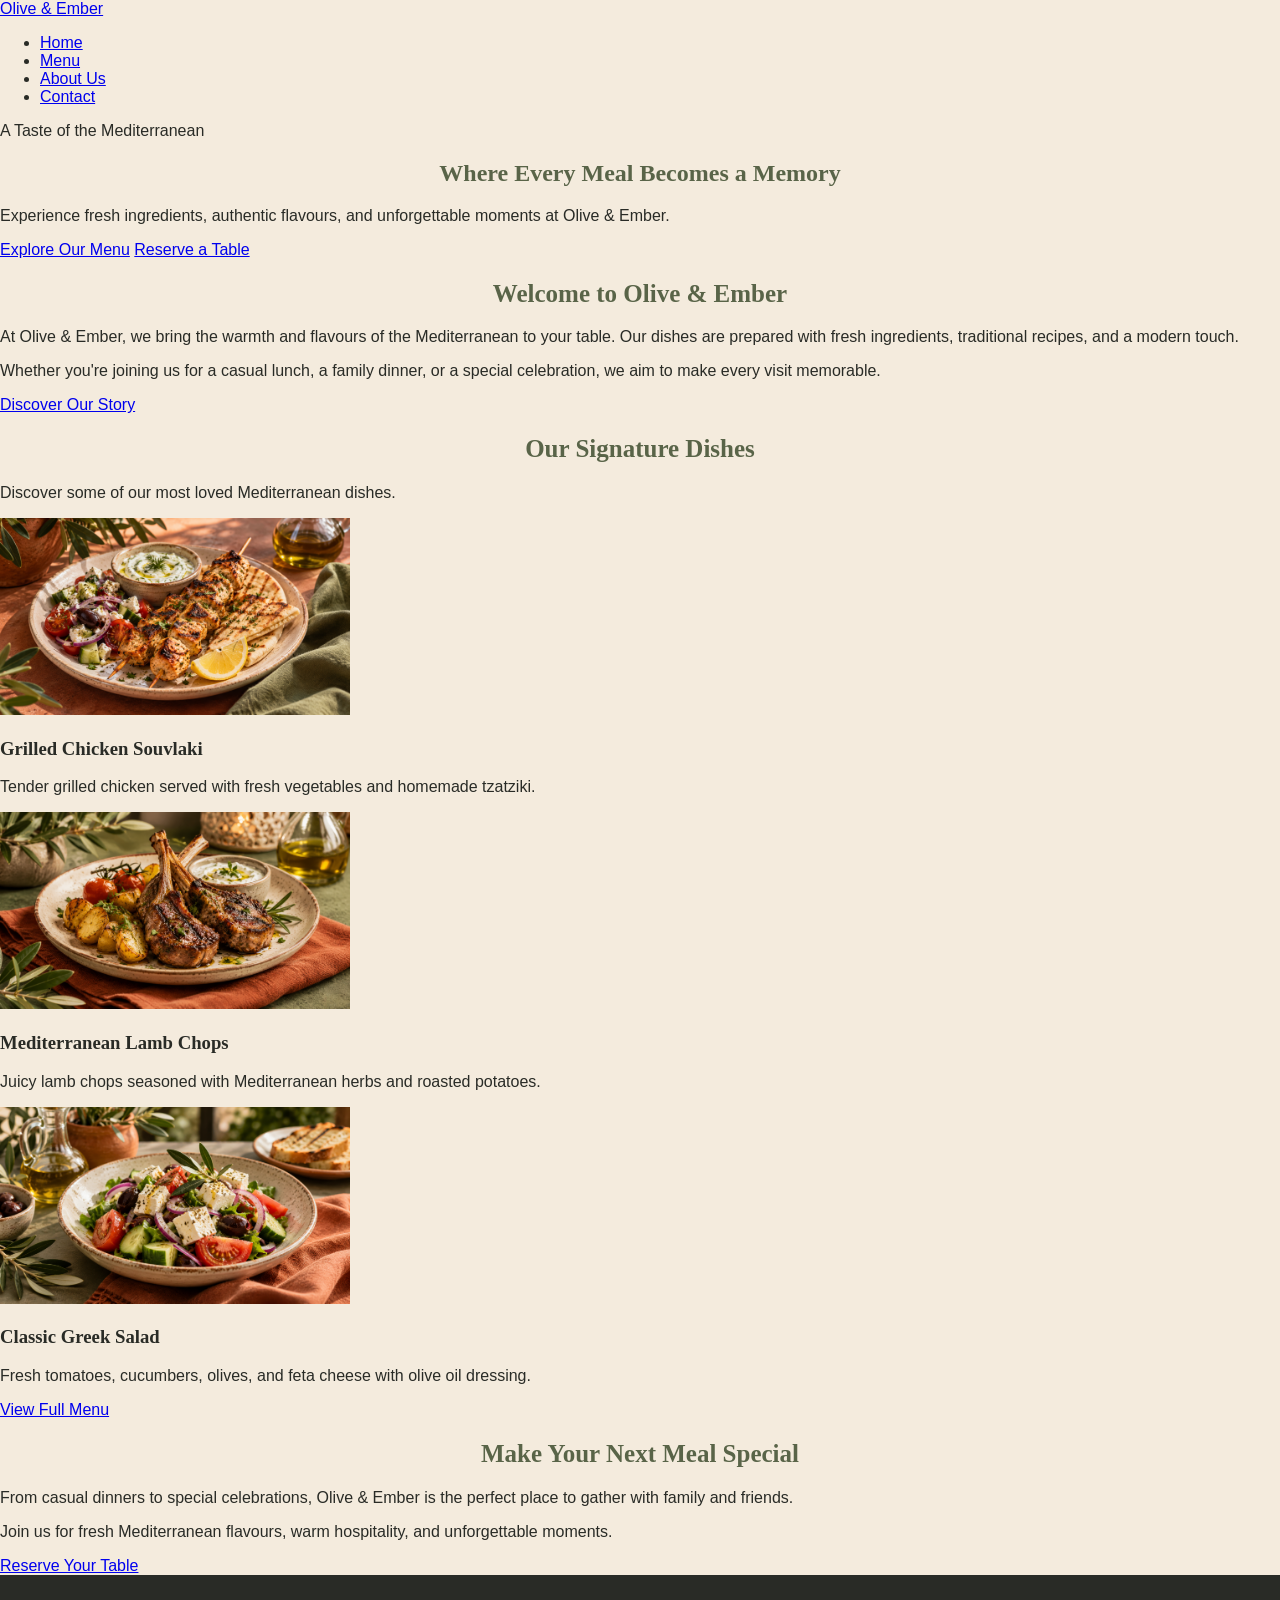
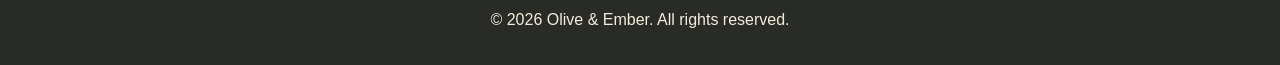
<file: index.html>
<!DOCTYPE html>
<html lang="en">
<head>
    <meta charset="UTF-8">
    <meta name="viewport" content="width=device-width, initial-scale=1.0">
    <title>Olive & Ember | Home</title>
    <link rel="stylesheet" href="css/style.css">
</head>
<body>
<header>
    <nav aria-label="Main navigation">
        <a href="index.html" class="logo">Olive & Ember</a>

        <ul>
            <li><a href="index.html">Home</a></li>
            <li><a href="menu.html">Menu</a></li>
            <li><a href="about.html">About Us</a></li>
            <li><a href="contact.html">Contact</a></li>
        </ul>
    </nav>
</header>

<main>


    <section class="hero">

        <div class="hero-content">
            <p class="hero-subtitle">A Taste of the Mediterranean</p>

            <h1>Where Every Meal
                Becomes a Memory
            </h1>

            <p class="hero-description">
                Experience fresh ingredients, authentic flavours,
                and unforgettable moments at Olive & Ember.
            </p>

            <div class="hero-buttons">
                <a href="menu.html" class="btn">Explore Our Menu</a>

                <a href="contact.html" class="btn btn-outline">
                    Reserve a Table
                </a>
            </div>
        </div>

    </section>

    <section class="introduction">
        <h2>Welcome to Olive & Ember</h2>

        <p>
            At Olive & Ember, we bring the warmth and flavours
            of the Mediterranean to your table. Our dishes are
            prepared with fresh ingredients, traditional recipes,
            and a modern touch.
        </p>

        <p>
            Whether you're joining us for a casual lunch,
            a family dinner, or a special celebration,
            we aim to make every visit memorable.
        </p>

        <a href="about.html">Discover Our Story</a>
    </section>

    <section class="featured-dishes">
        <h2>Our Signature Dishes</h2>

        <p>
            Discover some of our most loved Mediterranean dishes.
        </p>

        <div class="dishes-container">

            <article class="dish-card">
                <img src="images/souvlaki.jpg"
                    alt="Grilled chicken souvlaki with vegetables"
                    width="350">

            <h3>Grilled Chicken Souvlaki</h3>

            <p>
                Tender grilled chicken served with fresh
                vegetables and homemade tzatziki.
            </p>
        </article>

        <article class="dish-card">
            <img src="images/lamb.jpg"
                 alt="Mediterranean lamb chops with potatoes"
                 width="350">

            <h3>Mediterranean Lamb Chops</h3>

            <p>
                Juicy lamb chops seasoned with Mediterranean
                herbs and roasted potatoes.
            </p>
        </article>

        <article class="dish-card">
            <img src="images/salad.jpg"
                 alt="Greek salad with feta cheese and olives"
                 width="350">

            <h3>Classic Greek Salad</h3>

            <p>
                Fresh tomatoes, cucumbers, olives,
                and feta cheese with olive oil dressing.
            </p>
        </article>

    </div>

        <a href="menu.html">View Full Menu</a>

    </section>

    <section class="reservation">
        <h2>Make Your Next Meal Special</h2>

        <p>
            From casual dinners to special celebrations,
            Olive & Ember is the perfect place to gather
            with family and friends.
        </p>

        <p>
            Join us for fresh Mediterranean flavours,
            warm hospitality, and unforgettable moments.
        </p>

        <a href="contact.html">Reserve Your Table</a>
        
    </section>

</main>

<footer>
    <p>&copy; 2026 Olive & Ember. All rights reserved.</p>
</footer>
</body>
</html>
</file>
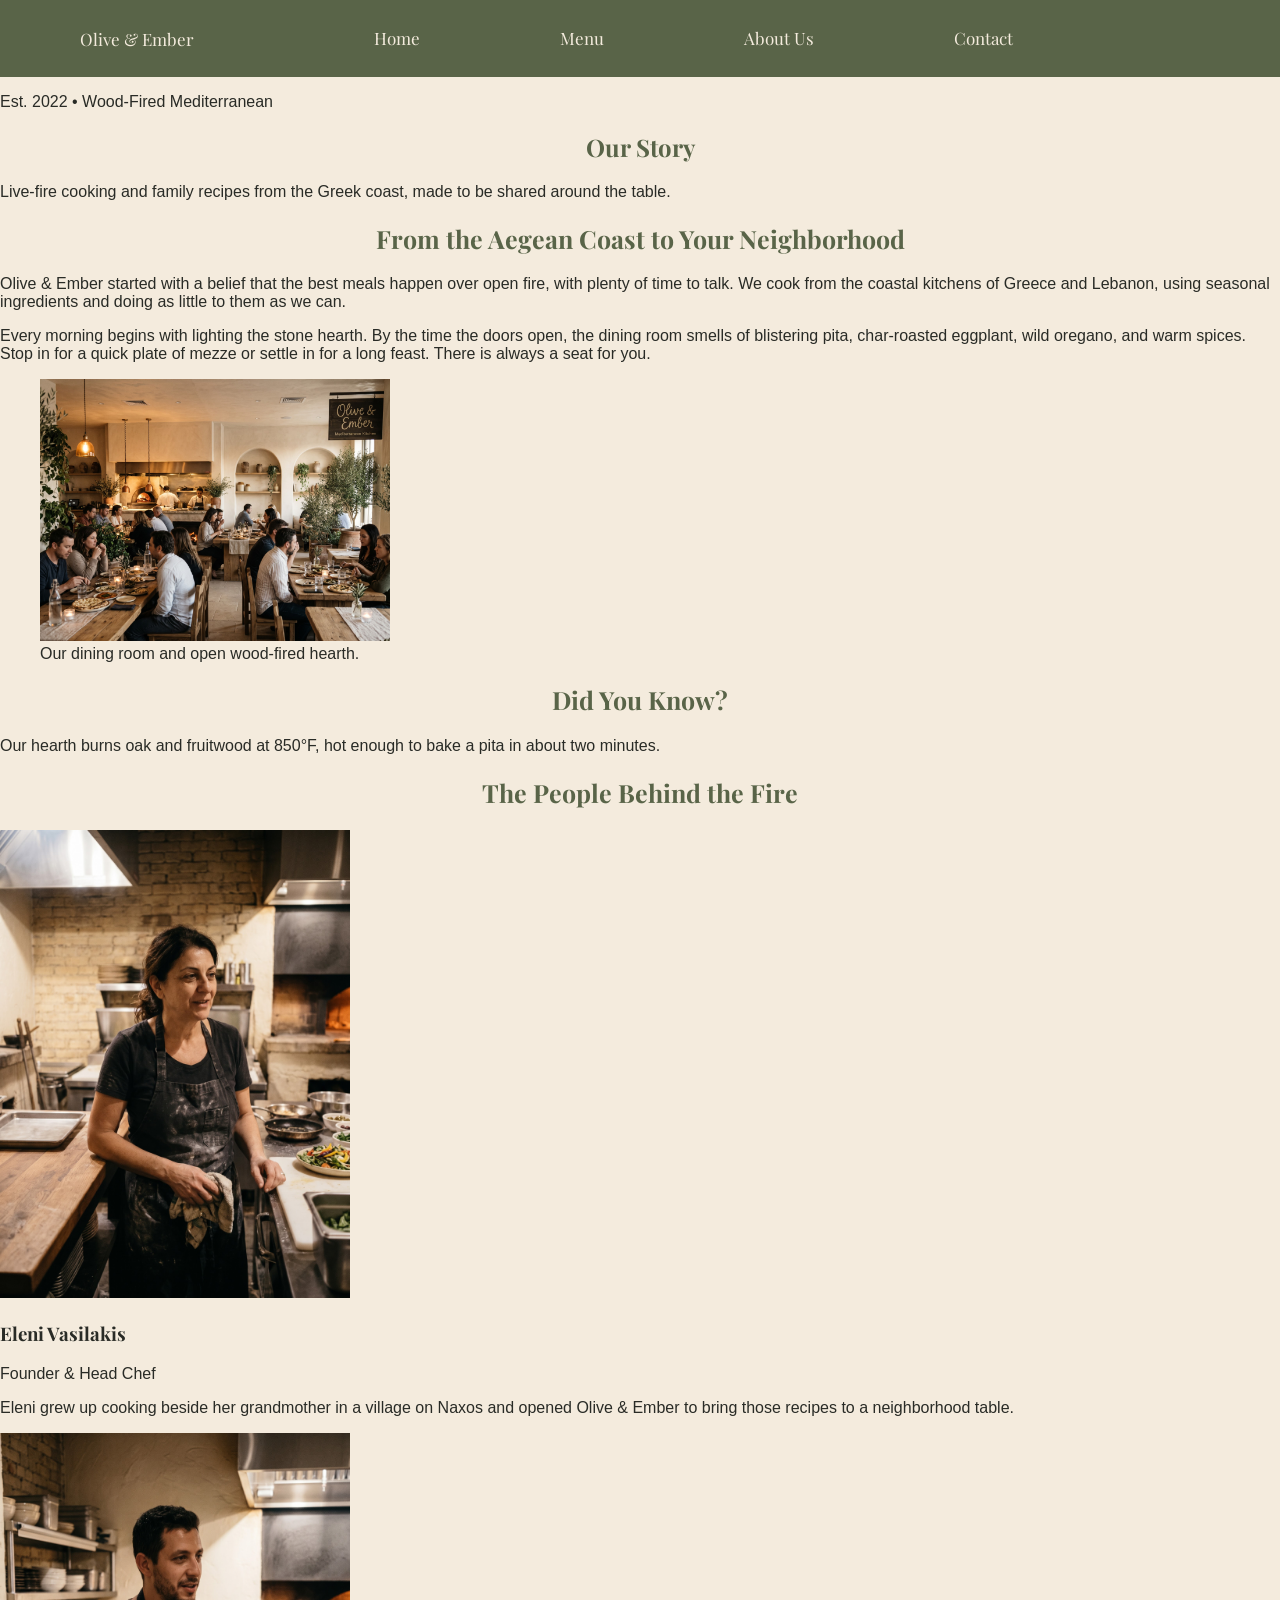
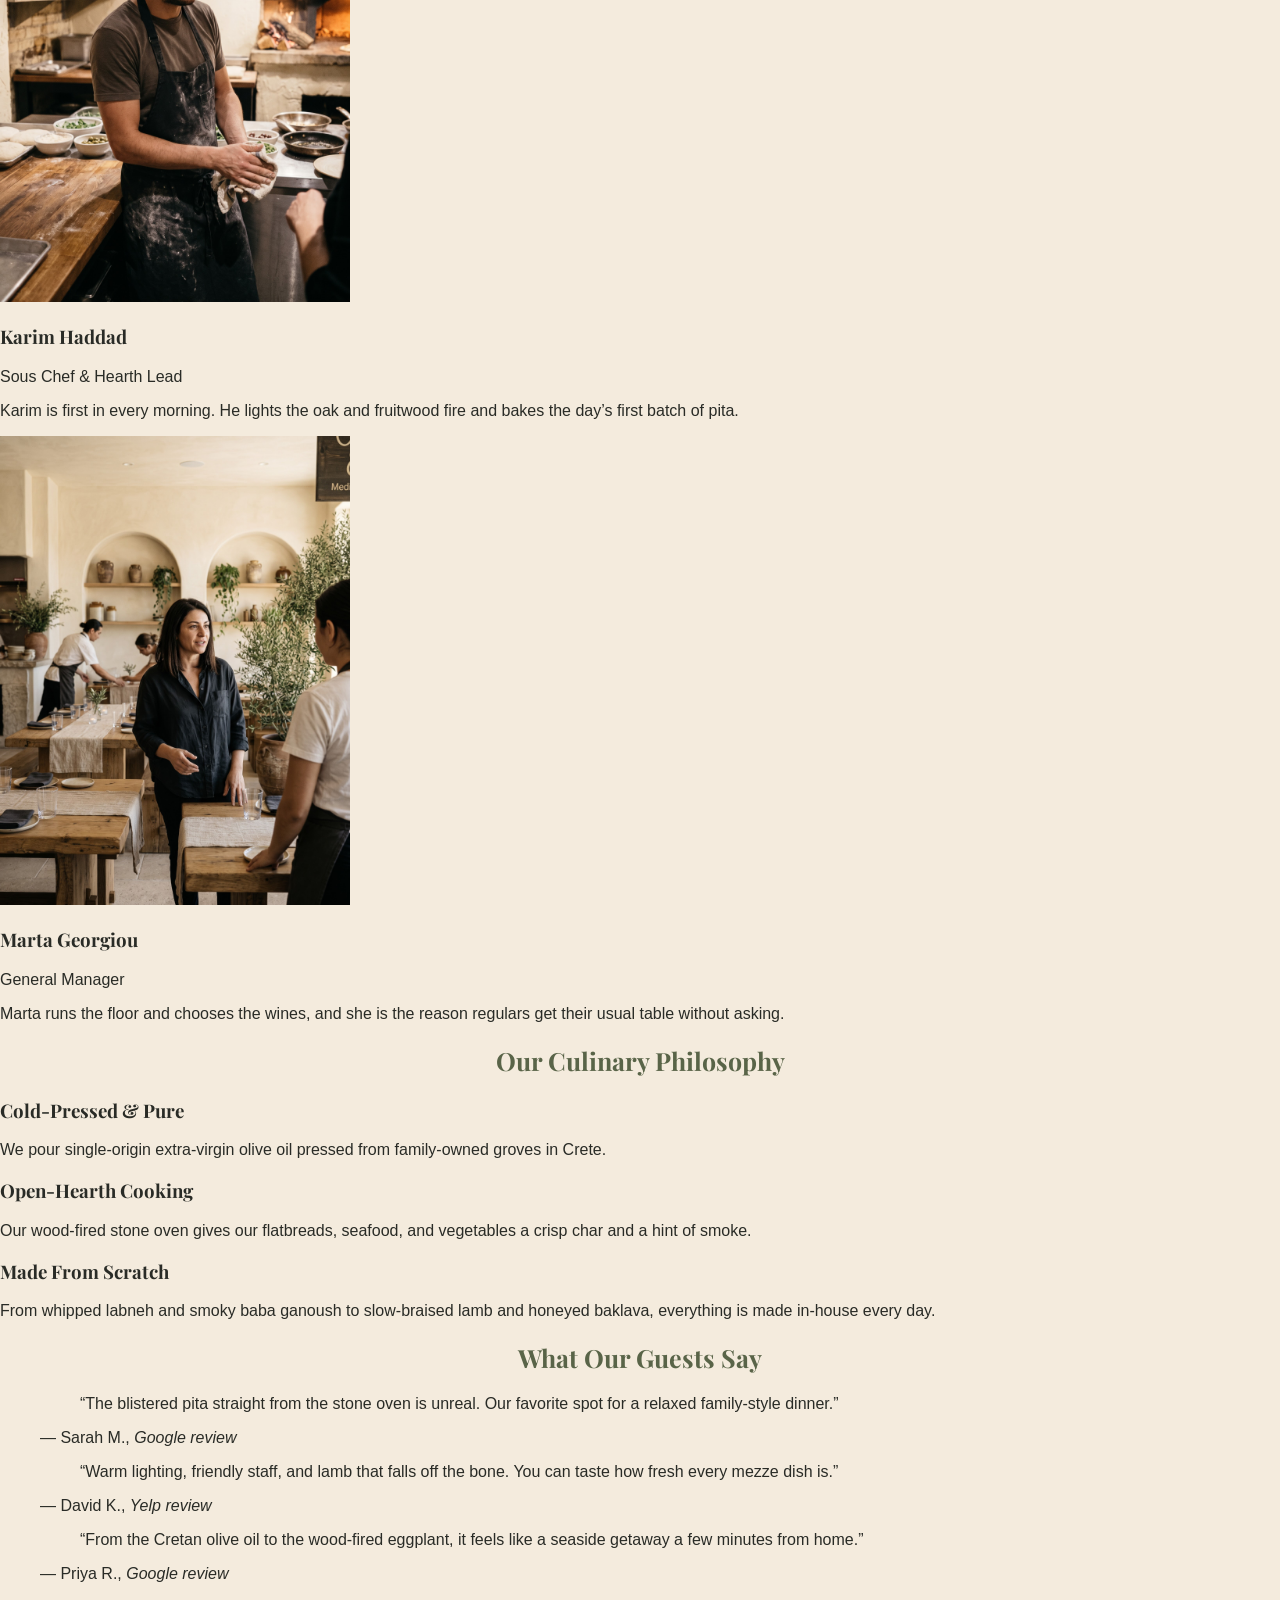
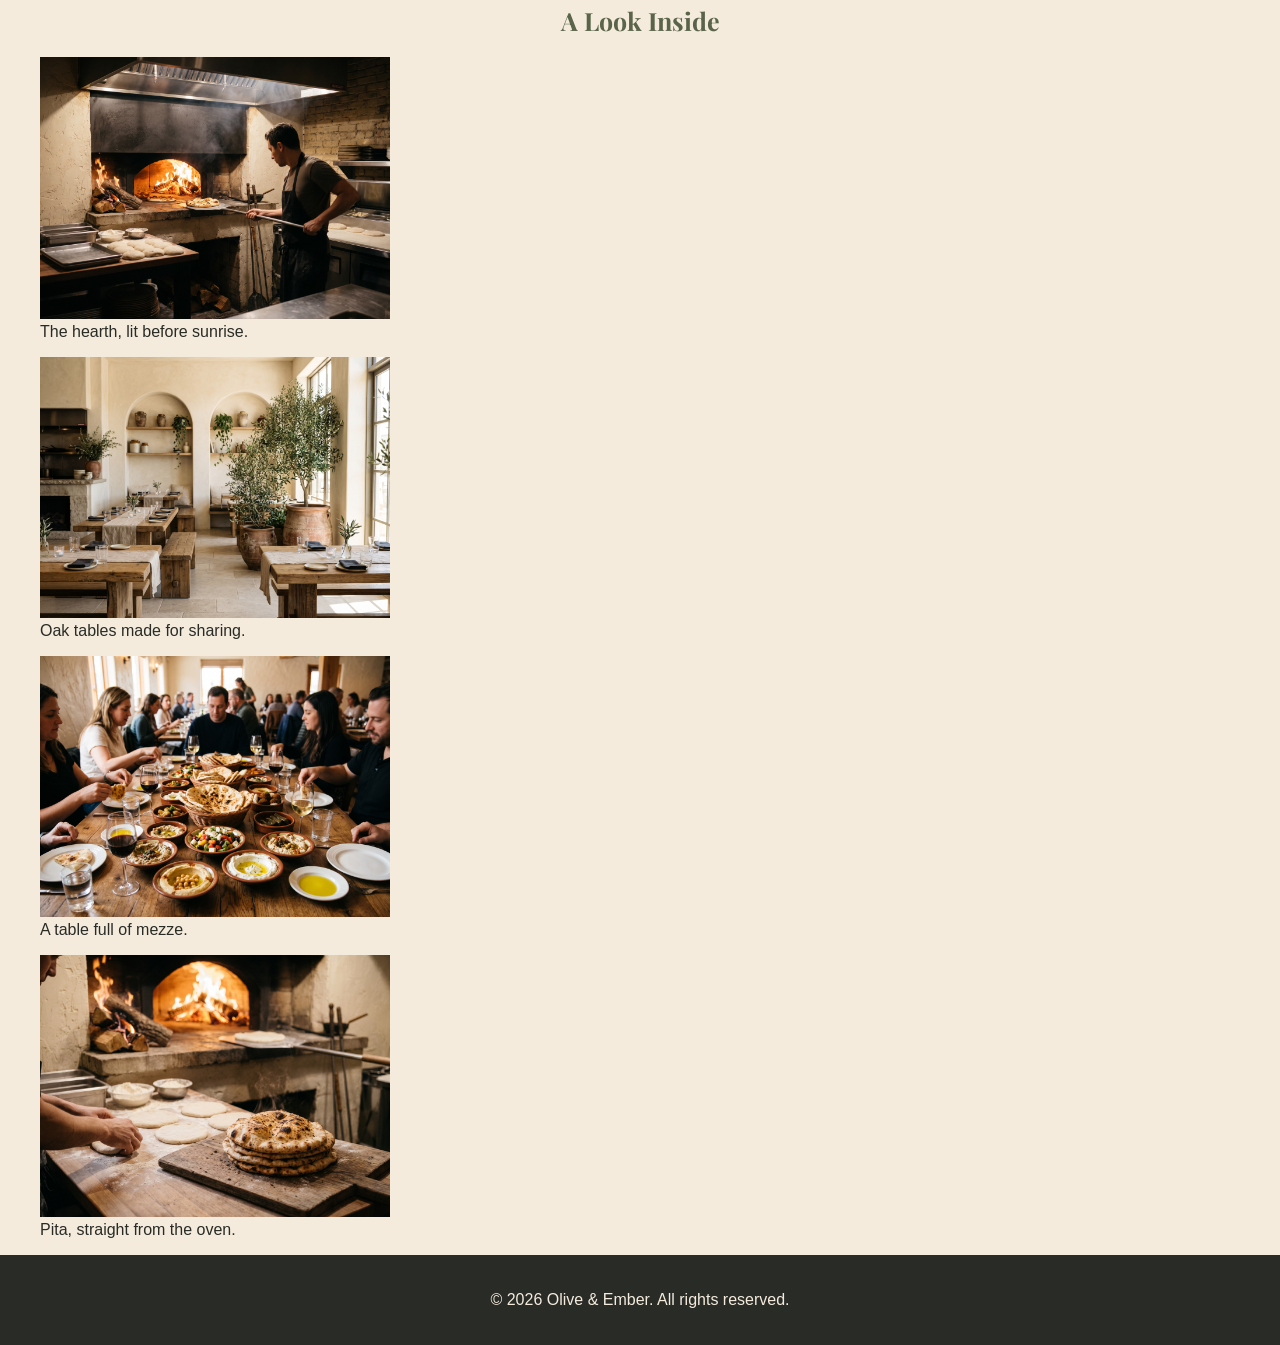
<file: about.html>
<!DOCTYPE html>
<html lang="en">
<head>
    <meta charset="UTF-8">
    <meta name="viewport" content="width=device-width, initial-scale=1.0">
    <title>Olive & Ember | About Us</title>
    <link rel="preconnect" href="https://fonts.googleapis.com">
    <link rel="preconnect" href="https://fonts.gstatic.com" crossorigin>
    <link href="https://fonts.googleapis.com/css2?family=Playfair+Display:wght@400;600;700&family=Poppins:wght@400;500;600&display=swap" rel="stylesheet">
    <link rel="stylesheet" href="css/style.css">
</head>
<body>

    <header>
        <nav class="site-nav">
            <a href="index.html" class="logo">Olive & Ember</a>

            <ul class="nav-links">
                <li><a href="index.html">Home</a></li>
                <li><a href="menu.html">Menu</a></li>
                <li><a href="about.html">About Us</a></li>
                <li><a href="contact.html">Contact</a></li>
            </ul>
        </nav>
    </header>

    <main>
        <section id="about" class="about-section">
            <div class="about-container">

                <header class="about-header">
                    <p class="about-eyebrow">Est. <time datetime="2022">2022</time> • Wood-Fired Mediterranean</p>
                    <h1>Our Story</h1>
                    <p class="about-tagline">Live-fire cooking and family recipes from the Greek coast, made to be shared around the table.</p>
                </header>

                <section id="about-story" class="about-story">
                    <div class="about-story-text">
                        <h2>From the Aegean Coast to Your Neighborhood</h2>
                        <p>Olive & Ember started with a belief that the best meals happen over open fire, with plenty of time to talk. We cook from the coastal kitchens of Greece and Lebanon, using seasonal ingredients and doing as little to them as we can.</p>
                        <p>Every morning begins with lighting the stone hearth. By the time the doors open, the dining room smells of blistering pita, char-roasted eggplant, wild oregano, and warm spices. Stop in for a quick plate of mezze or settle in for a long feast. There is always a seat for you.</p>
                    </div>

                    <figure class="about-story-media">
                        <img src="images/dining-room.jpg" alt="Sunlit dining room with arched alcoves, oak tables, and an open wood-fired hearth" width="350">
                        <figcaption>Our dining room and open wood-fired hearth.</figcaption>
                    </figure>
                </section>

                <aside class="about-aside">
                    <h2>Did You Know?</h2>
                    <p>Our hearth burns oak and fruitwood at 850°F, hot enough to bake a pita in about two minutes.</p>
                </aside>

                <section id="about-team" class="about-team">
                    <h2>The People Behind the Fire</h2>

                    <div class="about-team-grid">
                        <article class="about-team-card">
                            <img src="images/Eleni.jpg" alt="Eleni Vasilakis, Founder and Head Chef" width="350">
                            <h3>Eleni Vasilakis</h3>
                            <p class="about-team-role">Founder & Head Chef</p>
                            <p>Eleni grew up cooking beside her grandmother in a village on Naxos and opened Olive & Ember to bring those recipes to a neighborhood table.</p>
                        </article>

                        <article class="about-team-card">
                            <img src="images/Karim.jpg" alt="Karim Haddad, Sous Chef and Hearth Lead" width="350">
                            <h3>Karim Haddad</h3>
                            <p class="about-team-role">Sous Chef & Hearth Lead</p>
                            <p>Karim is first in every morning. He lights the oak and fruitwood fire and bakes the day’s first batch of pita.</p>
                        </article>

                        <article class="about-team-card">
                            <img src="images/Marta.jpg" alt="Marta Georgiou, General Manager" width="350">
                            <h3>Marta Georgiou</h3>
                            <p class="about-team-role">General Manager</p>
                            <p>Marta runs the floor and chooses the wines, and she is the reason regulars get their usual table without asking.</p>
                        </article>
                    </div>
                </section>

                <section id="about-values" class="about-values">
                    <h2>Our Culinary Philosophy</h2>

                    <div class="about-values-grid">
                        <article class="about-value-card">
                            <h3>Cold-Pressed & Pure</h3>
                            <p>We pour single-origin extra-virgin olive oil pressed from family-owned groves in Crete.</p>
                        </article>

                        <article class="about-value-card">
                            <h3>Open-Hearth Cooking</h3>
                            <p>Our wood-fired stone oven gives our flatbreads, seafood, and vegetables a crisp char and a hint of smoke.</p>
                        </article>

                        <article class="about-value-card">
                            <h3>Made From Scratch</h3>
                            <p>From whipped labneh and smoky baba ganoush to slow-braised lamb and honeyed baklava, everything is made in-house every day.</p>
                        </article>
                    </div>
                </section>

                <section id="about-reviews" class="about-reviews">
                    <h2>What Our Guests Say</h2>

                    <div class="about-reviews-grid">
                        <figure class="about-review-card">
                            <blockquote>
                                <p>“The blistered pita straight from the stone oven is unreal. Our favorite spot for a relaxed family-style dinner.”</p>
                            </blockquote>
                            <figcaption>— Sarah M., <cite>Google review</cite></figcaption>
                        </figure>

                        <figure class="about-review-card">
                            <blockquote>
                                <p>“Warm lighting, friendly staff, and lamb that falls off the bone. You can taste how fresh every mezze dish is.”</p>
                            </blockquote>
                            <figcaption>— David K., <cite>Yelp review</cite></figcaption>
                        </figure>

                        <figure class="about-review-card">
                            <blockquote>
                                <p>“From the Cretan olive oil to the wood-fired eggplant, it feels like a seaside getaway a few minutes from home.”</p>
                            </blockquote>
                            <figcaption>— Priya R., <cite>Google review</cite></figcaption>
                        </figure>
                    </div>
                </section>

                <section id="about-gallery" class="about-gallery">
                    <h2>A Look Inside</h2>

                    <div class="about-gallery-grid">
                        <figure class="about-gallery-item">
                            <img src="images/stonehearth.jpg" alt="Flames inside the stone hearth at Olive and Ember" width="350">
                            <figcaption>The hearth, lit before sunrise.</figcaption>
                        </figure>

                        <figure class="about-gallery-item">
                            <img src="images/tables.jpg" alt="Oak tables set for dinner in the dining room" width="350">
                            <figcaption>Oak tables made for sharing.</figcaption>
                        </figure>

                        <figure class="about-gallery-item">
                            <img src="images/Meze.jpg" alt="A spread of mezze dishes on a wooden table" width="350">
                            <figcaption>A table full of mezze.</figcaption>
                        </figure>

                        <figure class="about-gallery-item">
                            <img src="images/Pita.jpg" alt="Pita fresh from the oven, blistered and golden" width="350">
                            <figcaption>Pita, straight from the oven.</figcaption>
                        </figure>
                    </div>
                </section>

            </div>
        </section>
    </main>

    <footer class="site-footer">
        <p>© 2026 Olive & Ember. All rights reserved.</p>
    </footer>

</body>
</html>
</file>
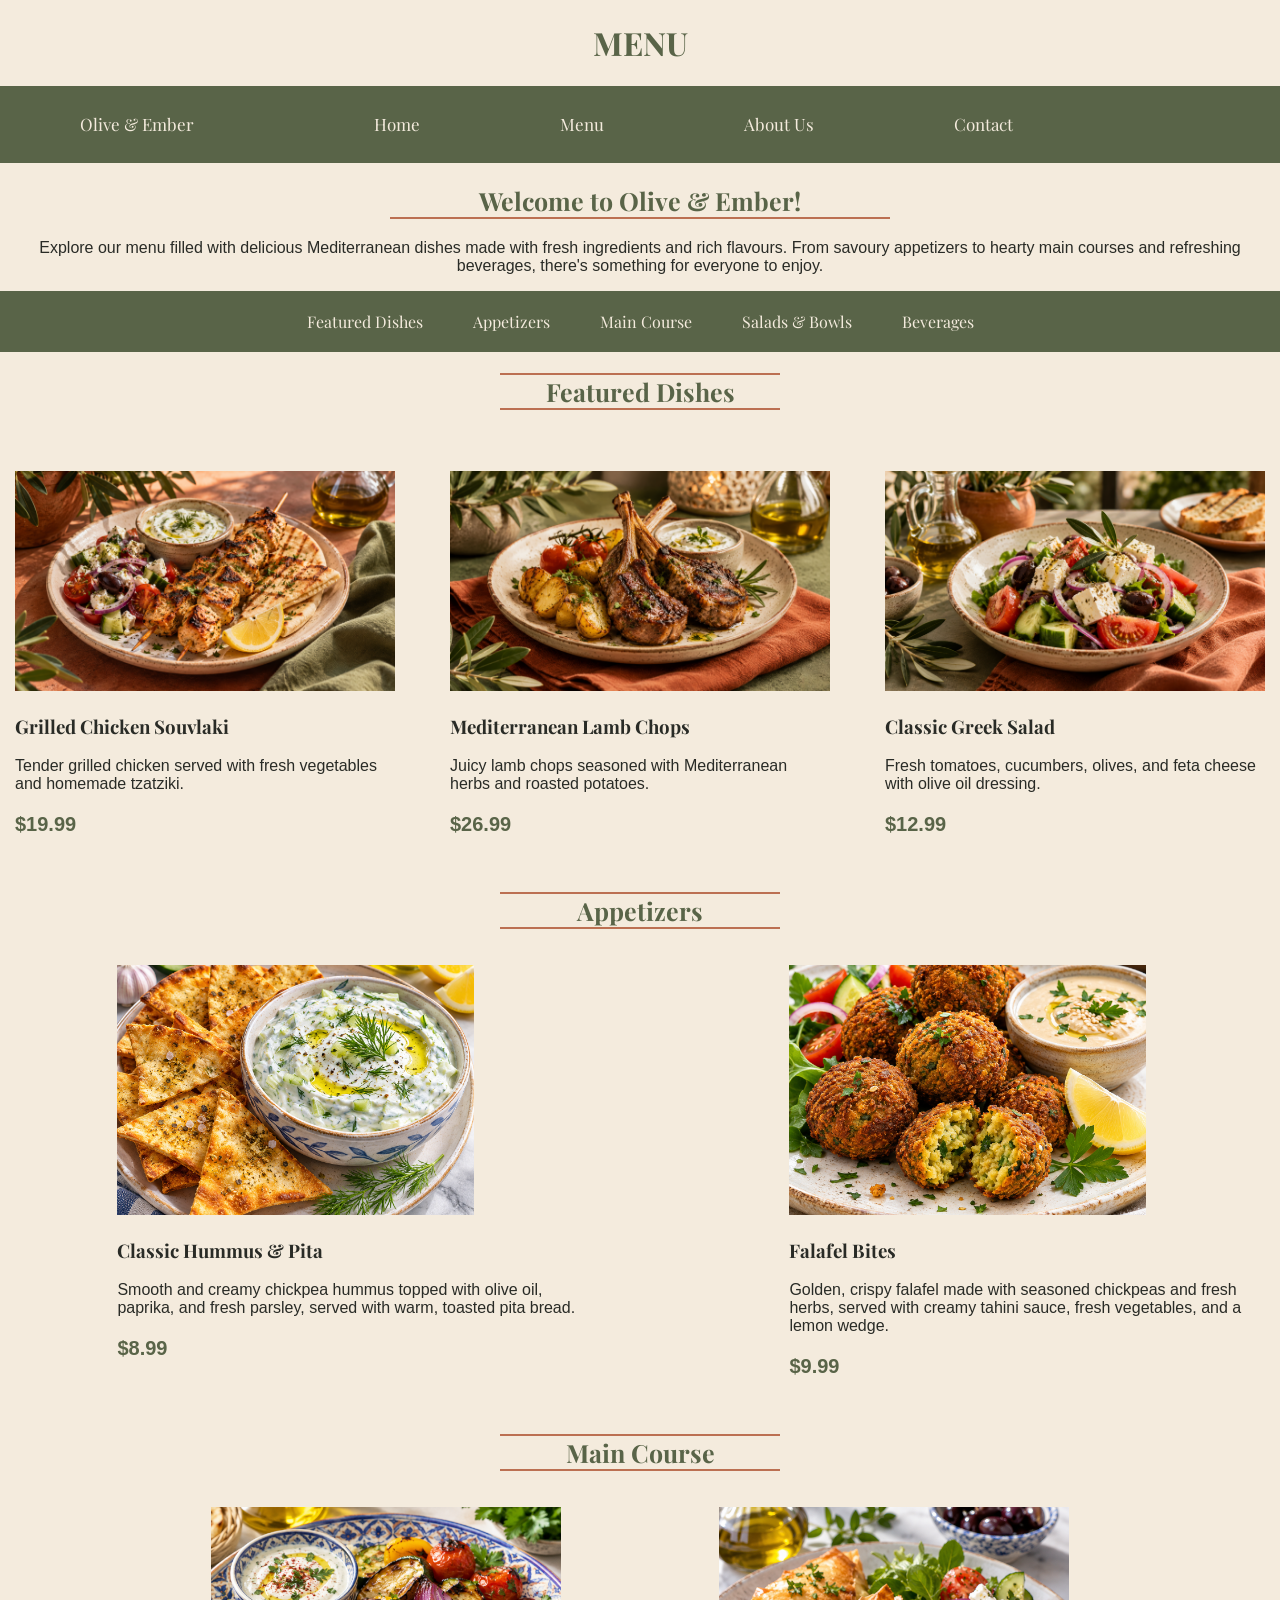
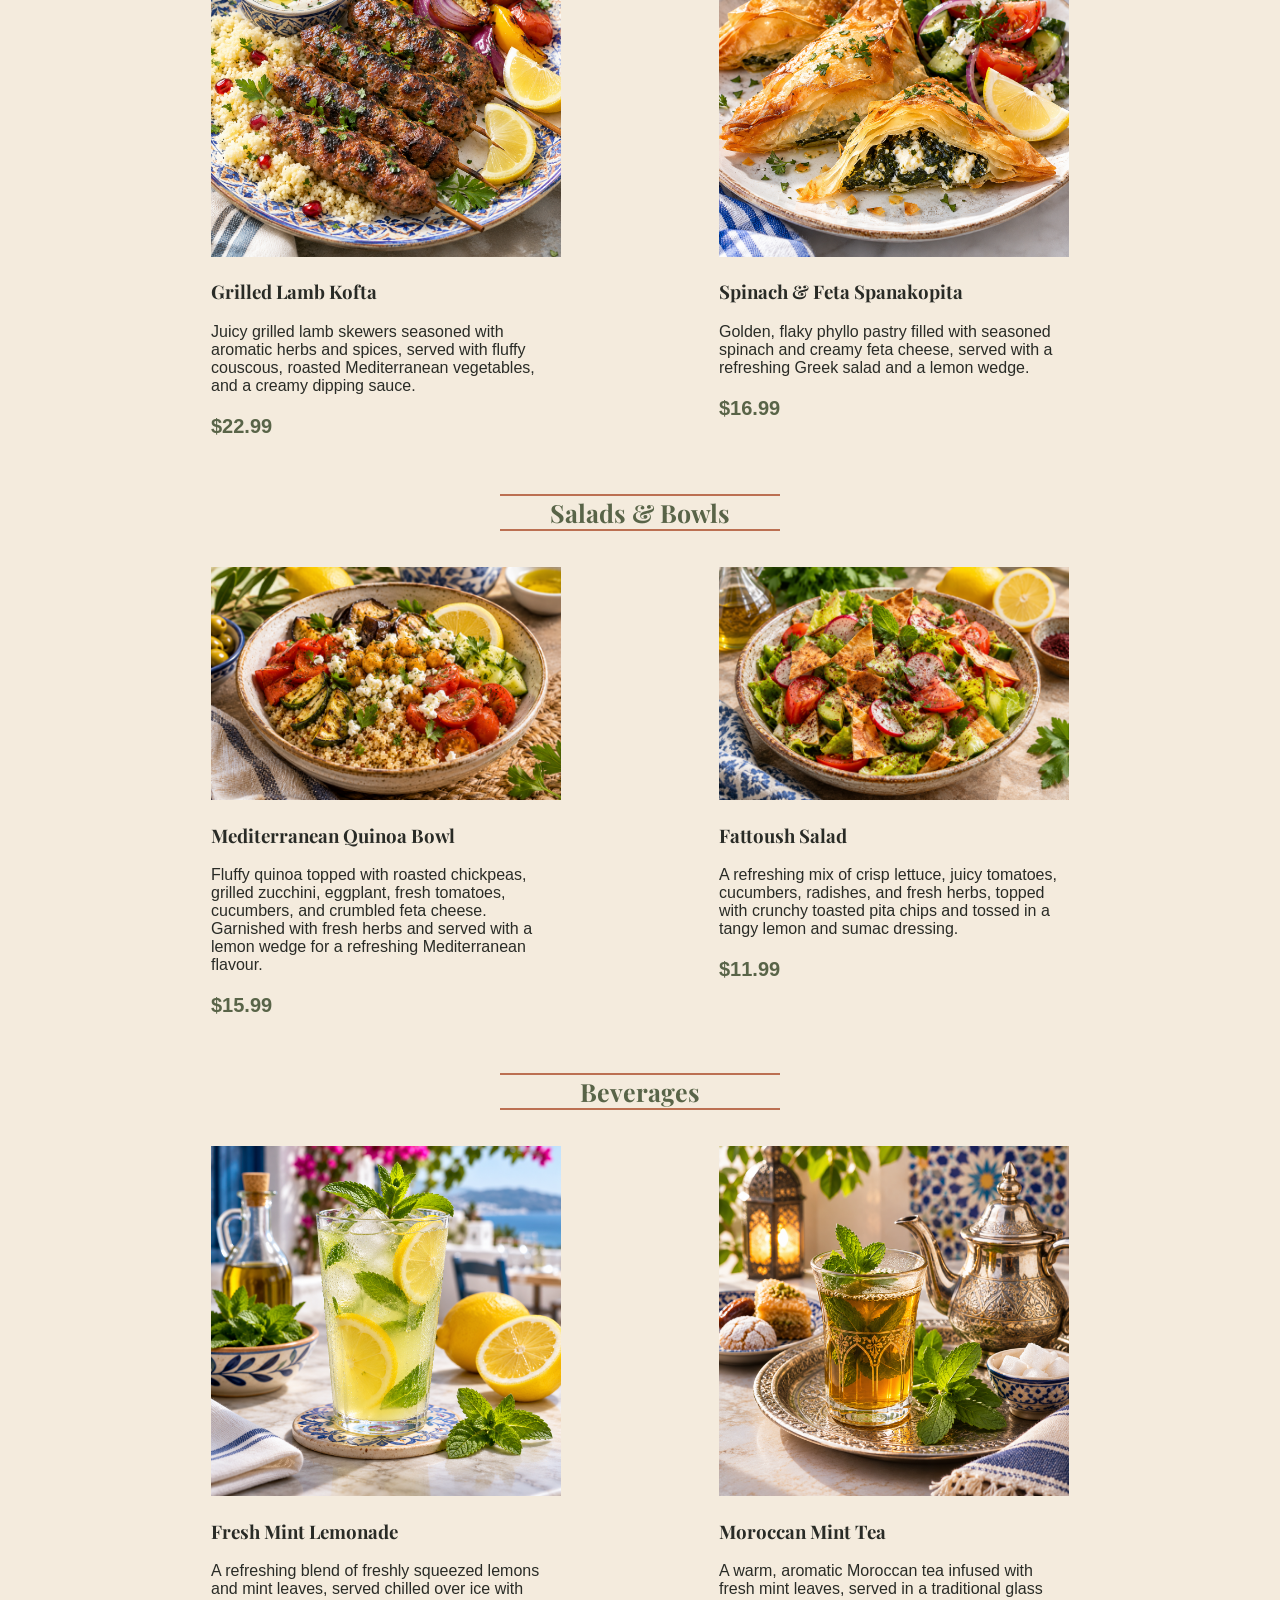
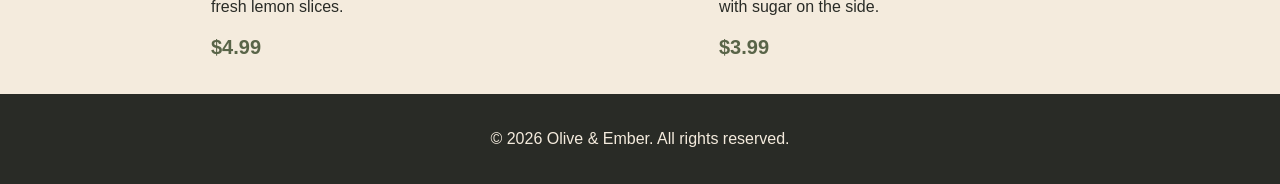
<file: menu.html>
<!DOCTYPE html>
<html lang="en">
<head>
    <meta charset="UTF-8">
    <meta name="viewport" content="width=device-width, initial-scale=1.0">
    <title>Menu</title>

    <link rel="preconnect" href="https://fonts.googleapis.com">
    <link rel="preconnect" href="https://fonts.gstatic.com" crossorigin>
    <link href="https://fonts.googleapis.com/css2?family=Playfair+Display:wght@400;600;700&family=Poppins:wght@400;500;600&display=swap" rel="stylesheet">

    <link rel="stylesheet" href="css/style.css">
</head>

<body>
<h1>MENU</h1>
    <header>

        <nav class="site-nav">
            <a href="index.html" class="logo">Olive & Ember</a>

            <ul class="nav-links">
                <li><a href="index.html">Home</a></li>
                <li><a href="menu.html">Menu</a></li>
                <li><a href="about.html">About Us</a></li>
                <li><a href="contact.html">Contact</a></li>
            </ul>
        </nav>
    </header>

    <main>
        <section class="menu-intro">
            <h2>Welcome to Olive & Ember!</h2>
            <p>
                Explore our menu filled with delicious
                Mediterranean dishes made with fresh
                ingredients and rich flavours.
                From savoury appetizers to hearty main
                courses and refreshing beverages,
                there's something for everyone to enjoy.
            </p>
        </section>

        <nav class="menu-nav">
            <a href="#featured-dishes">Featured Dishes</a>
            <a href="#appetizers">Appetizers</a>
            <a href="#main-course">Main Course</a>
            <a href="#salads">Salads & Bowls</a>
            <a href="#beverages">Beverages</a>
        </nav>

        <section id="featured-dishes">
            <h2>Featured Dishes</h2>

            <article class="featured-card">
                <img src="images/souvlaki.jpg"
                     alt="Grilled chicken souvlaki with vegetables"
                     width="350">
                <h3>Grilled Chicken Souvlaki</h3>
                <p>
                    Tender grilled chicken served with fresh
                    vegetables and homemade tzatziki.
                </p>
                <p class="price">$19.99</p>
            </article>

            <article class="featured-card">
                <img src="images/lamb.jpg"
                     alt="Mediterranean lamb chops with potatoes"
                     width="350">
                <h3>Mediterranean Lamb Chops</h3>
                <p>
                    Juicy lamb chops seasoned with Mediterranean
                    herbs and roasted potatoes.
                </p>
                <p class="price">$26.99</p>
            </article>

            <article class="featured-card">
                <img src="images/salad.jpg"
                     alt="Greek salad with feta cheese and olives"
                     width="350">
                <h3>Classic Greek Salad</h3>
                <p>
                    Fresh tomatoes, cucumbers, olives,
                    and feta cheese with olive oil dressing.
                </p>
                <p class="price">$12.99</p>
            </article>

        </section>

        <section id="appetizers">
            <h2>Appetizers</h2>

            <article class="appetizers-card">
                <img src="images/Pita.png"
                     alt="Creamy hummus with warm pita bread"
                     width="350">

                <h3>Classic Hummus & Pita</h3>

                <p>
                    Smooth and creamy chickpea hummus
                    topped with olive oil, paprika,
                    and fresh parsley, served with
                    warm, toasted pita bread.
                </p>
                <p class="price">$8.99</p>
            </article>

            <article class="appetizers-card">
                <img src="images/Falafel.png"
                     alt="Crispy Falafel Bites"
                     width="350">
                <h3>Falafel Bites</h3>
                <p>
                    Golden, crispy falafel made with seasoned chickpeas and fresh herbs, served with creamy tahini sauce, fresh vegetables, and a lemon wedge.
                </p>
                <p class="price">$9.99</p>
            </article>
        </section>

        <section id="main-course">
            <h2>Main Course</h2>

            <article class="main-course-card">
                <img src="images/Lamb.png"
                     alt="Grilled Lamb Kofta"
                     width="350">
                <h3>Grilled Lamb Kofta</h3>
                <p>
                    Juicy grilled lamb skewers seasoned with aromatic herbs and spices, served with fluffy couscous, roasted Mediterranean vegetables, and a creamy dipping sauce.
                </p>
                <p class="price">$22.99</p>
            </article>

            <article class="main-course-card">
                <img src="images/Spanakopita.png"
                     alt="Feta Spanakopita"
                     width="350">
                <h3>Spinach & Feta Spanakopita</h3>
                <p>
                    Golden, flaky phyllo pastry filled with seasoned spinach and creamy feta cheese, served with a refreshing Greek salad and a lemon wedge.
                </p>
                <p class="price">$16.99</p>
            </article>
        </section>

        <section id="salads">
            <h2>Salads & Bowls</h2>

            <article class="salads-card">
                <img src="images/Quinoa.png"
                     alt="Quinoa Bowl"
                     width="350">
                <h3>Mediterranean Quinoa Bowl</h3>

                <p>
                    Fluffy quinoa topped with roasted chickpeas, grilled zucchini, eggplant, fresh tomatoes, cucumbers, and crumbled feta cheese. Garnished with fresh herbs and served with a lemon wedge for a refreshing Mediterranean flavour.
                </p>
                <p class="price">$15.99</p>
            </article>

            <article class="salads-card">
                <img src="images/Fattoush.png"
                     alt="Fattoush Salad"
                     width="350">
                <h3>Fattoush Salad</h3>
                <p>
                    A refreshing mix of crisp lettuce, juicy tomatoes, cucumbers, radishes, and fresh herbs, topped with crunchy toasted pita chips and tossed in a tangy lemon and sumac dressing.
                </p>
                <p class="price">$11.99</p>
            </article>
        </section>

        <section id="beverages">
            <h2>Beverages</h2>

            <article class="beverages-card">
                <img src="images/Lemonade.png"
                     alt="Lemonade"
                     width="350">
                <h3>Fresh Mint Lemonade</h3>
                <p>
                    A refreshing blend of freshly squeezed lemons and mint leaves, served chilled over ice with fresh lemon slices.
                </p>
                <p class="price">$4.99</p>
            </article>

            <article class="beverages-card">
                <img src="images/Tea.png"
                     alt="Mint Tea"
                     width="350">
                <h3>Moroccan Mint Tea</h3>
                <p>
                    A warm, aromatic Moroccan tea infused with fresh mint leaves, served in a traditional glass with sugar on the side.
                </p>
                <p class="price">$3.99</p>
            </article>
        </section>

    </main>

    <footer class="site-footer">
        <p>&copy; 2026 Olive & Ember. All rights reserved.</p>
    </footer>

</body>
</html>
</file>
<file: css/style.css>
/* Added comments to help teammates understand my thought process or why i added it */

body {
    font-family: Arial, sans-serif;
    background-color: #F4EBDD;
    color: #292B26;
    margin: 0;
}

h1, h2, h3 {
    font-family: 'Playfair Display', serif;
}

h1, h2 {
    color: #596448;
    text-align: center;
}

h2 {
    font-size: 25px;
}

h3 {
    color: #292B26;
}


/*
site navigation
- align items makes it so the olive and ember link and the otehr links are centered
- padding was just a visula choice (the background color of the padding)
- display is so that olive garden and the links are not stacked
*/

.site-nav {
    display: flex;
    align-items: center;
    background-color: #596448;
    padding: 10px;
    font-size: 17px;
}


/*
-Nav links covers links of the page (to go to different page)
- list style type none makes it so that it removes the point form.
- display makes it so that it is not stacked up against eachotehr
*/

.nav-links {
    list-style-type: none;
    display: flex;
}

/*
sita nav a is the logog/thetitle
- color handles the color
- I juts used padding left to adjust th epositioning of the text (casue lowkey dont know how to move the txt for the site navigation section
- text decoration was to remove the underline on the link
*/

.site-nav a {
    color: #F4EBDD;
    padding-left: 70px;
    padding-right: 70px;
    font-family: 'Playfair Display', serif;
    text-decoration: none;
}

/* added this to make it change color when you hover */

.site-nav a:hover {
    color: #BC7052;
    text-decoration: underline;
}

/* added text deco to none so taht there is no underline by default */

.menu-nav a {
    color: #F4EBDD;
    text-decoration: none;
    font-family: 'Playfair Display', serif;
}

.menu-nav a:hover {
    color: #BC7052;
}

.menu-nav {
    background-color: #596448;
    padding: 20px;
    justify-content: center;
    display: flex;
    gap: 50px;
}

.menu-intro {
    text-align: center;
}

/* margin left and right was just to center the h2 (cause it wasnt centering with text-align for some reason). Margin left and right auto just centers it automatically by the way.*/

/*nevermind it was becasue h2 was a child so text align only centers the text within the parent and not outside of it whoops*/

.menu-intro h2 {
    border-bottom: 2px solid #BC7052;
    width: 500px;
    margin-left: auto;
    margin-right: auto;
}

/*
main h2 {
    color: #596448;
    border-bottom: 2px solid #BC7052;
}
*/
article p {
    color: #292B26;
}



.price {
    color: #596448;
    font-weight: 600;
    font-size: 20px;
}

header {
    position: sticky;
    top: 0;
}

/* featured stuff */

#featured-dishes {
    display: flex;
    flex-wrap: wrap;
    gap: 25px;
    justify-content: center;
}

.featured-card {
    flex: 1;
    padding: 15px;
    box-sizing: border-box;
}

.featured-card img {
    width: 100%;
    height: 220px;
}

/* the reason the margin was 500 px was becasue when i put it to auto the layout/cards were our of place and looked really really uneven. So i decided to mess with the size of the margin (i was thinking of forcing the cards to shift right so that it can reset back to its original area.

/* also the thing was copy and pasted from the intro h2 thingy*/

/* also i added border top becasue i thought it would look cooler lol*/

#featured-dishes h2 {
    width: 25%;
    border-top: 2px solid #BC7052;
    border-bottom: 2px solid #BC7052;
    margin-left: 500px;
    margin-right: 500px;
}

/* appetizer stuff */

#appetizers {
    display: flex;
    flex-wrap: wrap;
    gap: 5%;
    justify-content: center;
}

/* added margin here becasue of how uneven it looked originally*/

.appetizers-card {
    flex: 1;
    padding: 15px;
    box-sizing: border-box;
    margin-left: 8%;
}


.appetizers-card img {
    width: 75%;
    height: 250px;
    object-fit: cover;
}

#appetizers h2 {
    width: 25%;
    border-top: 2px solid #BC7052;
    border-bottom: 2px solid #BC7052;
    margin-left: 500px;
    margin-right: 500px;
}

/* main dish stuff */
/* most of the stuff below were just copy and pasted from the feature dishes css stuff */

#main-course {
    display: flex;
    flex-wrap: wrap;
    gap: 10%;
    justify-content: center;
}

.main-course-card {
    flex: 0;
    padding: 15px;
    box-sizing: border-box;
}

.main-course img {
    width: 100%;
    height: 250px;
    object-fit: cover;
}

#main-course h2 {
    width: 25%;
    border-top: 2px solid #BC7052;
    border-bottom: 2px solid #BC7052;
    margin-left: 500px;
    margin-right: 500px;
}

/*salad stuff */

#salads {
    display: flex;
    flex-wrap: wrap;
    gap: 10%;
    justify-content: center;
}

.salads-card {
    flex: 0;
    padding: 15px;
    box-sizing: border-box;
}

.salads img {
    width: 100%;
    height: 220px;
    object-fit: cover;
}

#salads h2 {
    width: 25%;
    border-top: 2px solid #BC7052;
    border-bottom: 2px solid #BC7052;
    margin-left: 500px;
    margin-right: 500px;
}

/* beverages stuff */

#beverages {
    display: flex;
    flex-wrap: wrap;
    gap: 10%;
    justify-content: center;
}

.beverages-card {
    flex: 0;
    padding: 15px;
    box-sizing: border-box;
}

.beverages img {
    width: 100%;
    height: 220px;
    object-fit: cover;
}

#beverages h2 {
    width: 25%;
    border-top: 2px solid #BC7052;
    border-bottom: 2px solid #BC7052;
    margin-left: 500px;
    margin-right: 500px;
}

footer {
    background-color: #292B26;
    color: #F4EBDD;
    text-align: center;
    padding: 20px;
}

footer p {
    color: #F4EBDD;
}
</file>
